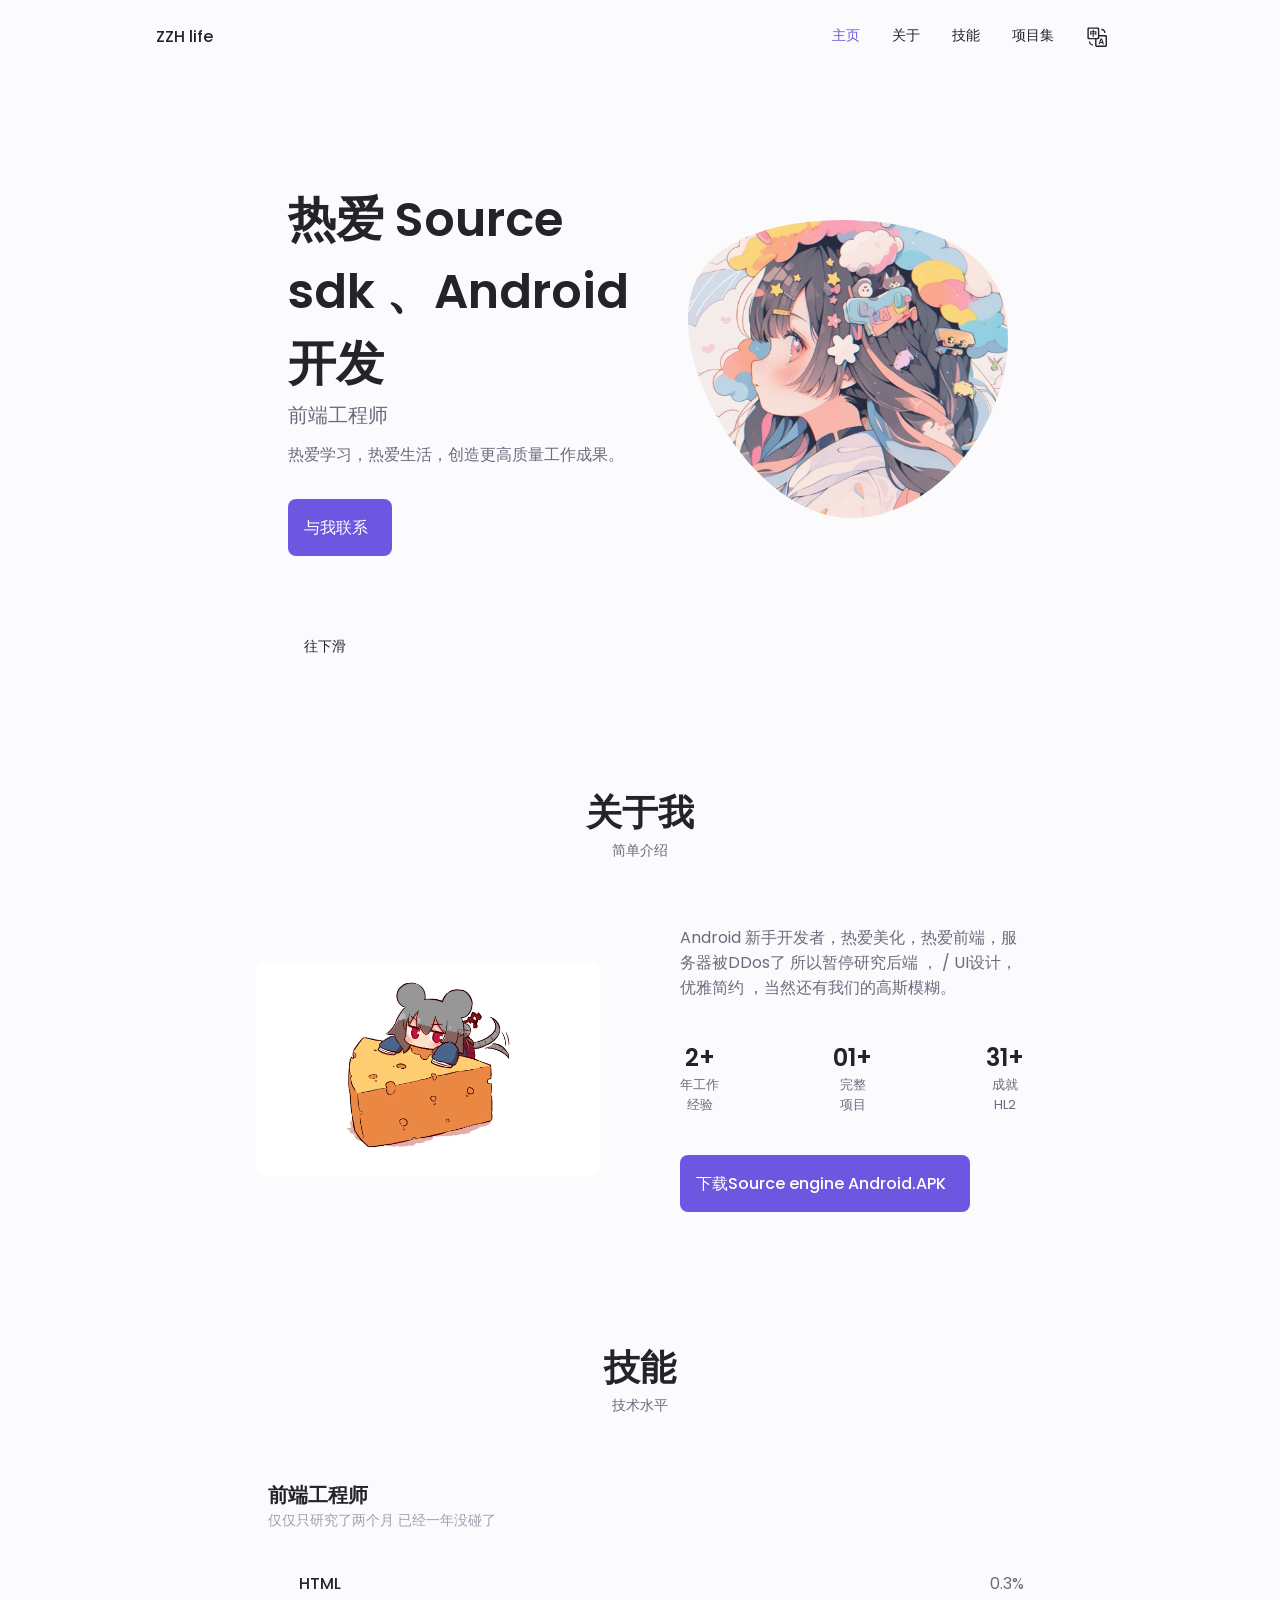
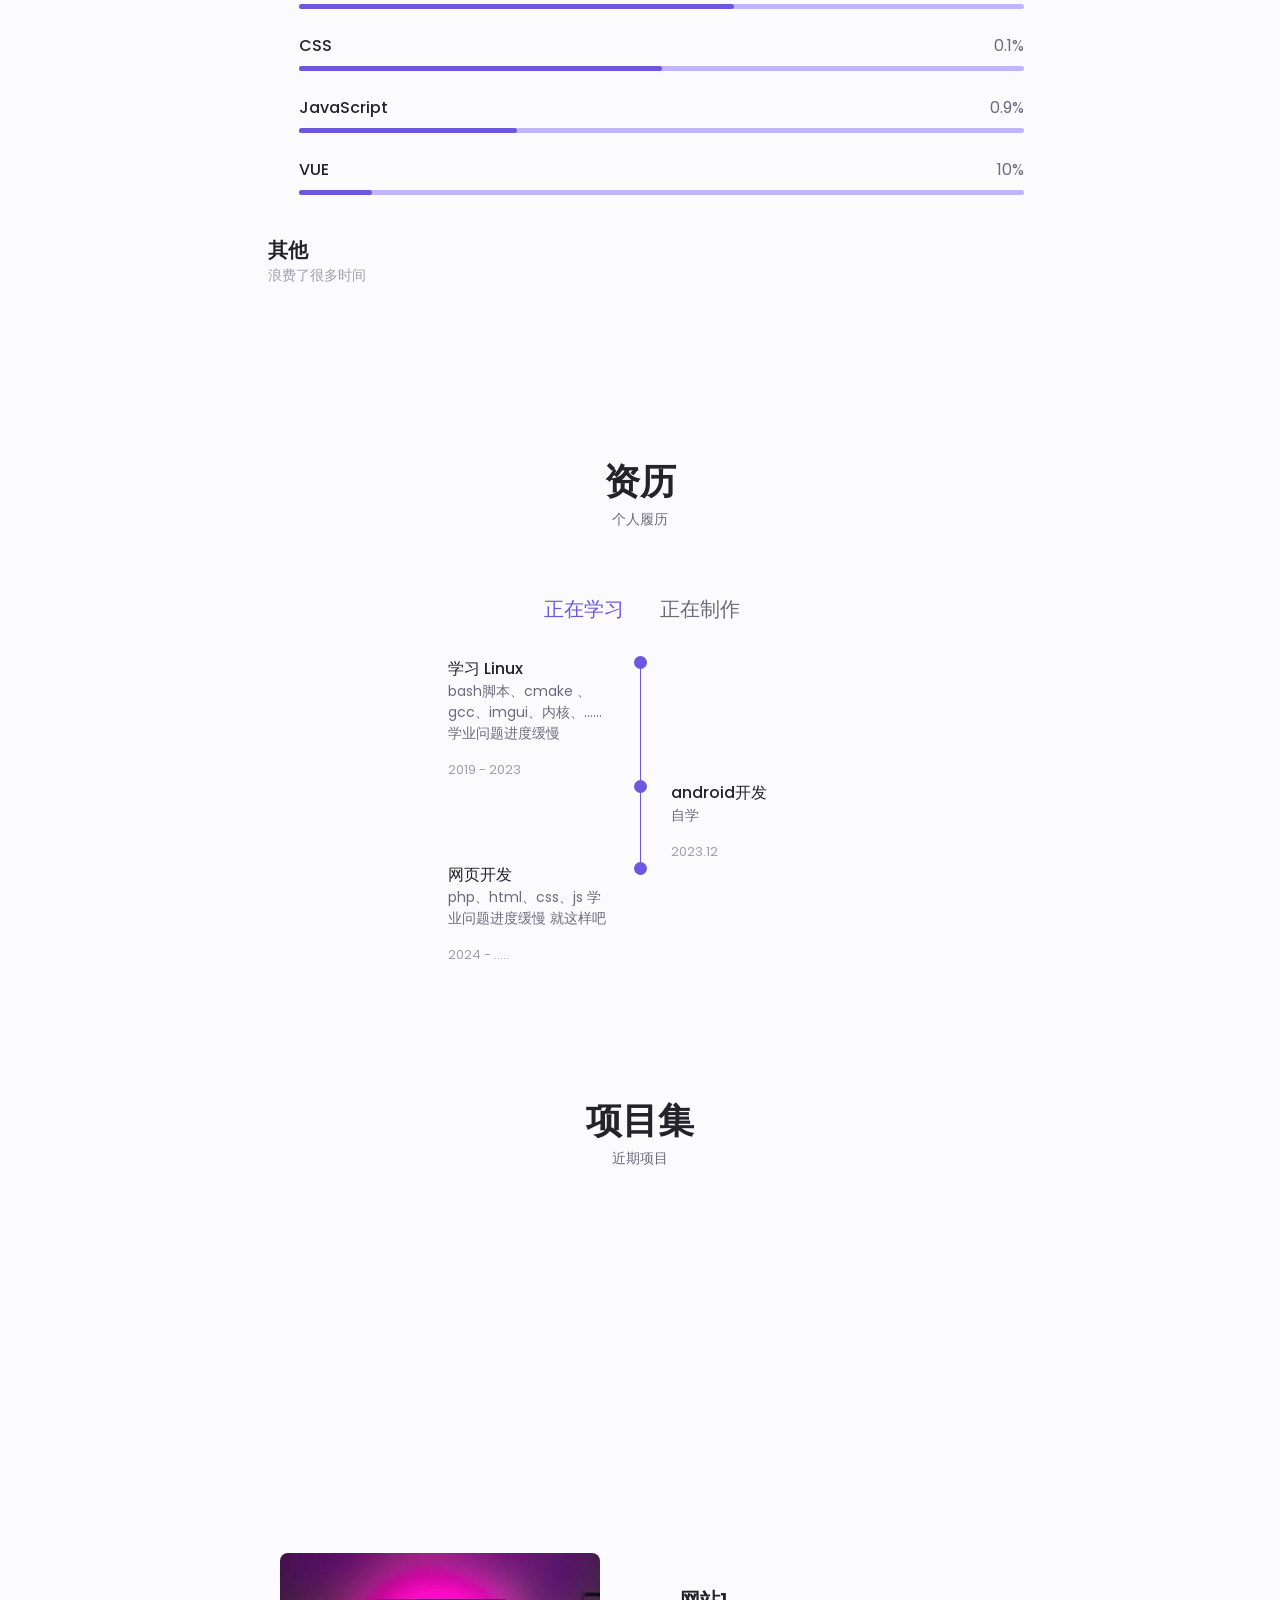
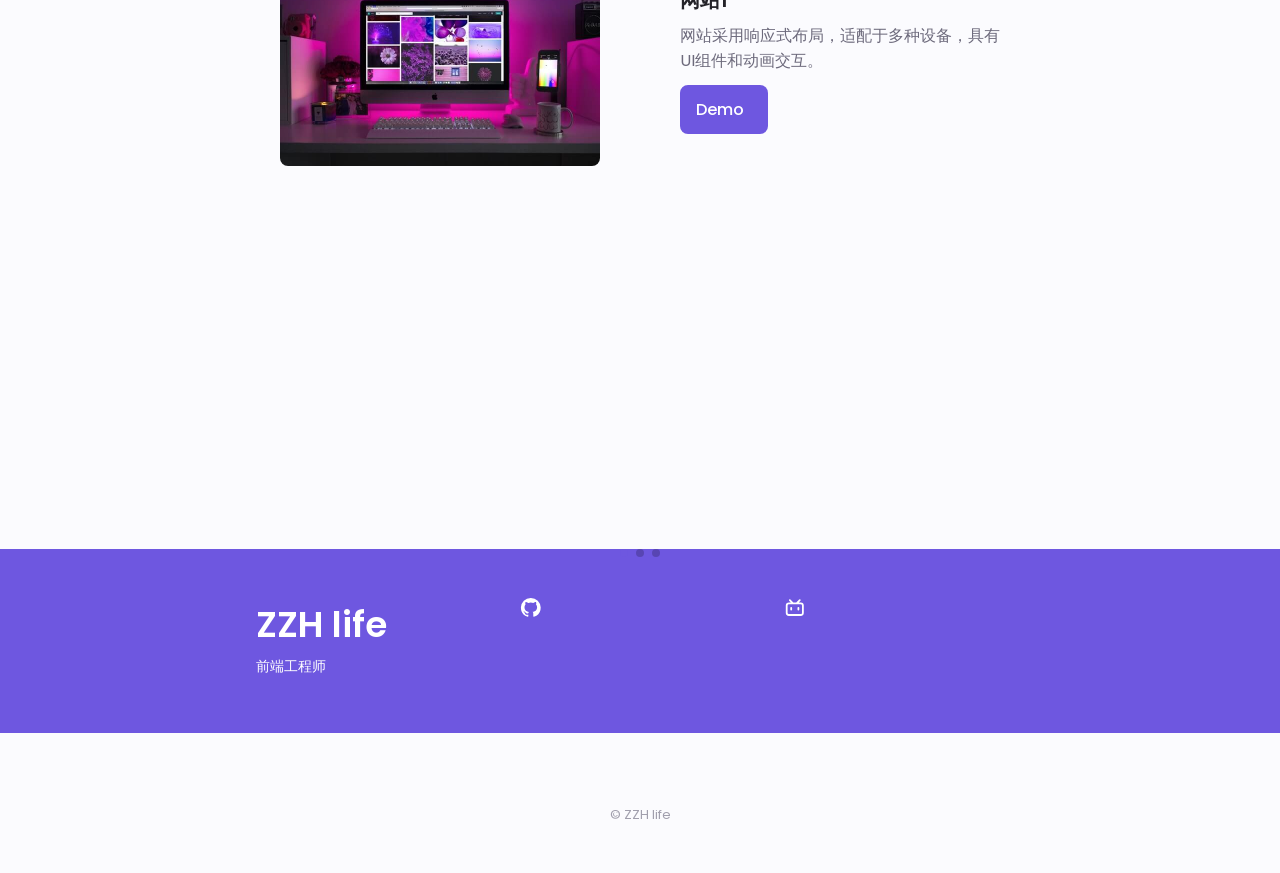
<file: index.html>
<html lang="en">
 <head> 
  <meta charset="UTF-8"> 
  <meta name="viewport" content="width=device-width, initial-scale=1.0"> 
  <link rel="shortcut icon" type="image/x-icon" href="favicon.ico"> 
  <!--==================== UNICONS 图标====================--> 

  <link rel="stylesheet" href="https://unicons.iconscout.com/release/v3.0.6/css/line.css"> 
  <!--==================== SWIPER CSS ====================--> 
  <link rel="stylesheet" href="assets/css/swiper-bundle.min.css"> 
  <!--==================== CSS ====================--> 
  <link rel="stylesheet" href="assets/css/styles.css"> 
  <!-- iconfont font class 方式引用图标 --> 
  <!-- <link
      rel="stylesheet"
      href="https://at.alicdn.com/t/c/font_3900458_82z46p85im.css"
    /> --> 
  <title>不知道起啥名 en.UTF-8 这要注意一下</title> 
 </head> 
      
 <body id="v1">
 
  <svg aria-hidden="true" style="position: absolute; width: 0px; height: 0px; overflow: hidden;">
   <symbol id="icon-fanyi" viewbox="0 0 1024 1024">
    <path d="M608 416h288c35.36 0 64 28.48 64 64v416c0 35.36-28.48 64-64 64H480c-35.36 0-64-28.48-64-64v-288H128c-35.36 0-64-28.48-64-64V128c0-35.36 28.48-64 64-64h416c35.36 0 64 28.48 64 64v288z m0 64v64c0 35.36-28.48 64-64 64h-64v256.032c0 17.664 14.304 31.968 31.968 31.968H864a31.968 31.968 0 0 0 31.968-31.968V512a31.968 31.968 0 0 0-31.968-31.968H608zM128 159.968V512c0 17.664 14.304 31.968 31.968 31.968H512a31.968 31.968 0 0 0 31.968-31.968V160A31.968 31.968 0 0 0 512.032 128H160A31.968 31.968 0 0 0 128 159.968z m64 244.288V243.36h112.736V176h46.752c6.4 0.928 9.632 1.824 9.632 2.752a10.56 10.56 0 0 1-1.376 4.128c-2.752 7.328-4.128 16.032-4.128 26.112v34.368h119.648v156.768h-50.88v-20.64h-68.768v118.272H306.112v-118.272H238.752v24.768H192z m46.72-122.368v60.48h67.392V281.92H238.752z m185.664 60.48V281.92h-68.768v60.48h68.768z m203.84 488H576L668.128 576h64.64l89.344 254.4h-54.976l-19.264-53.664h-100.384l-19.232 53.632z m33.024-96.256h72.864l-34.368-108.608h-1.376l-37.12 108.608zM896 320h-64a128 128 0 0 0-128-128V128a192 192 0 0 1 192 192zM128 704h64a128 128 0 0 0 128 128v64a192 192 0 0 1-192-192z"></path>
   </symbol>
   <symbol id="icon-bilibili-line" viewbox="0 0 1024 1024">
    <path d="M306.005333 117.632L444.330667 256h135.296l138.368-138.325333a42.666667 42.666667 0 0 1 60.373333 60.373333L700.330667 256H789.333333A149.333333 149.333333 0 0 1 938.666667 405.333333v341.333334a149.333333 149.333333 0 0 1-149.333334 149.333333h-554.666666A149.333333 149.333333 0 0 1 85.333333 746.666667v-341.333334A149.333333 149.333333 0 0 1 234.666667 256h88.96L245.632 177.962667a42.666667 42.666667 0 0 1 60.373333-60.373334zM789.333333 341.333333h-554.666666a64 64 0 0 0-63.701334 57.856L170.666667 405.333333v341.333334a64 64 0 0 0 57.856 63.701333L234.666667 810.666667h554.666666a64 64 0 0 0 63.701334-57.856L853.333333 746.666667v-341.333334A64 64 0 0 0 789.333333 341.333333zM341.333333 469.333333a42.666667 42.666667 0 0 1 42.666667 42.666667v85.333333a42.666667 42.666667 0 0 1-85.333333 0v-85.333333a42.666667 42.666667 0 0 1 42.666666-42.666667z m341.333334 0a42.666667 42.666667 0 0 1 42.666666 42.666667v85.333333a42.666667 42.666667 0 0 1-85.333333 0v-85.333333a42.666667 42.666667 0 0 1 42.666667-42.666667z"></path>
   </symbol>
   <symbol id="icon-gitee" viewbox="0 0 1024 1024">
    <path d="M512 1024C229.222 1024 0 794.778 0 512S229.222 0 512 0s512 229.222 512 512-229.222 512-512 512z m259.149-568.883h-290.74a25.293 25.293 0 0 0-25.292 25.293l-0.026 63.206c0 13.952 11.315 25.293 25.267 25.293h177.024c13.978 0 25.293 11.315 25.293 25.267v12.646a75.853 75.853 0 0 1-75.853 75.853h-240.23a25.293 25.293 0 0 1-25.267-25.293V417.203a75.853 75.853 0 0 1 75.827-75.853h353.946a25.293 25.293 0 0 0 25.267-25.292l0.077-63.207a25.293 25.293 0 0 0-25.268-25.293H417.152a189.62 189.62 0 0 0-189.62 189.645V771.15c0 13.977 11.316 25.293 25.294 25.293h372.94a170.65 170.65 0 0 0 170.65-170.65V480.384a25.293 25.293 0 0 0-25.293-25.267z"></path>
    <symbol id="icon-github" viewbox="0 0 1024 1024">
     <path d="M512 42.666667A464.64 464.64 0 0 0 42.666667 502.186667 460.373333 460.373333 0 0 0 363.52 938.666667c23.466667 4.266667 32-9.813333 32-22.186667v-78.08c-130.56 27.733333-158.293333-61.44-158.293333-61.44a122.026667 122.026667 0 0 0-52.053334-67.413333c-42.666667-28.16 3.413333-27.733333 3.413334-27.733334a98.56 98.56 0 0 1 71.68 47.36 101.12 101.12 0 0 0 136.533333 37.973334 99.413333 99.413333 0 0 1 29.866667-61.44c-104.106667-11.52-213.333333-50.773333-213.333334-226.986667a177.066667 177.066667 0 0 1 47.36-124.16 161.28 161.28 0 0 1 4.693334-121.173333s39.68-12.373333 128 46.933333a455.68 455.68 0 0 1 234.666666 0c89.6-59.306667 128-46.933333 128-46.933333a161.28 161.28 0 0 1 4.693334 121.173333A177.066667 177.066667 0 0 1 810.666667 477.866667c0 176.64-110.08 215.466667-213.333334 226.986666a106.666667 106.666667 0 0 1 32 85.333334v125.866666c0 14.933333 8.533333 26.88 32 22.186667A460.8 460.8 0 0 0 981.333333 502.186667 464.64 464.64 0 0 0 512 42.666667"></path>
    </symbol>
   </symbol>
  </svg> 
  <!--==================== HEADER ====================--> 
  <header class="header scroll-header" id="header"> 
   <nav id="v2" class="nav container"> 
    <a id="v3" href="#" class="nav__logo">ZZH life</a> 
    <div class="nav__menu" id="nav-menu"> 
     <ul id="v4" class="nav__list grid"> 
      <li id="v5" class="nav__item"> <a id="v6" href="#home" class="nav__link"> <i id="v7" class="uil uil-estate nav__icon"></i> <p id="v8" i18n="home">Home</p> </a> </li> 
      <li id="v9" class="nav__item"> <a id="v10" href="#about" class="nav__link"> <i id="v11" class="uil uil-user nav__icon"></i> <p id="v12" i18n="about">About</p> </a> </li> 
      <li id="v13" class="nav__item"> <a id="v14" href="#skills" class="nav__link"> <i id="v15" class="uil uil-file-alt nav__icon"></i> <p id="v16" i18n="skills">Skills</p> </a> </li> 
      <li id="v17" class="nav__item"> <a id="v18" href="#portfolio" class="nav__link"> <i id="v19" class="uil uil-scenery nav__icon"></i> <p id="v20" i18n="portfolio">Portfolio</p> </a> </li> 
    <!--  <li id="v21" class="nav__item"> <a id="v22" href="#contact" class="nav__link"> <i id="v23" class="uil uil-message nav__icon"></i> <p id="v24" i18n="contact">Contactme</p> </a> </li> -->
      <li id="v25" class="nav__item"> 
       <div class="nav__link" id="translate" value="en"> 
        <svg id="v26" class="icon nav__icon-svg" aria-hidden="true"> 
         <use id="v27" xlink:href="#icon-fanyi"></use> 
        </svg> 
        <a class="=nav__link" id="nav__translate">Translate</a> 
       </div> </li> 
     </ul> 
     <i class="uil uil-times nav__close" id="nav-close"></i> 
    </div> 
    <div id="v28" class="nav__btns"> 
     <i class="uil uil-moon change-theme" id="theme-button"></i> 
     <div class="nav__toggle" id="nav-toggle"> 
      <i id="v29" class="uil uil-apps"></i> 
     </div> 
    </div> 
   </nav> 
  </header> 
  
  <!--==================== MAIN ====================--> 
  <main id="v30" class="main"> 
         <!-- 背景图片 
        <div class="bg-all">
            <img id="bg" src="assets/img/bg.png"</img>
            <div class="cover"></div>
        </div> -->
   <!--==================== HOME ====================--> 
   <section class="home section" id="home"> 
   
    <div id="v31" class="home__container container grid"> 
     <div id="v32" class="home__content grid"> 
      <div id="v33" class="home__social"> 
  
       <a href="https://github.com/2376780283" target="_blank" class="home__social-icon"> <i id="v35" class="uil uil-github-alt"></i> </a> 
       <a href="https://t.bilibili.com/" target="_blank" class="home__social-icon"> 
        <!-- <i id="v36" class="uil uil-dribbble"></i> --> 
        <svg t="1674801734735" viewbox="0 0 1024 1024" version="1.1" xmlns="http://www.w3.org/2000/svg" p-id="4124"> 
         <path d="M777.514667 131.669333a53.333333 53.333333 0 0 1 0 75.434667L728.746667 255.829333h49.92A160 160 0 0 1 938.666667 415.872v320a160 160 0 0 1-160 160H245.333333A160 160 0 0 1 85.333333 735.872v-320a160 160 0 0 1 160-160h49.749334L246.4 207.146667a53.333333 53.333333 0 1 1 75.392-75.434667l113.152 113.152c3.370667 3.370667 6.186667 7.04 8.448 10.965333h137.088c2.261333-3.925333 5.12-7.68 8.490667-11.008l113.109333-113.152a53.333333 53.333333 0 0 1 75.434667 0z m1.152 231.253334H245.333333a53.333333 53.333333 0 0 0-53.205333 49.365333l-0.128 4.010667v320c0 28.117333 21.76 5.157333 49.365333 53.162666l3.968 0.170667h533.333334a53.333333 53.333333 0 0 0 53.205333-49.365333l0.128-3.968v-320c0-29.44-23.893333-53.333333-53.333333-53.333334z m-426.666667 106.666666c29.44 0 53.333333 23.893333 53.333333 53.333334v53.333333a53.333333 53.333333 0 1 1-106.666666 0v-53.333333c0-29.44 23.893333-53.333333 53.333333-53.333334z m320 0c29.44 0 53.333333 23.893333 53.333333 53.333334v53.333333a53.333333 53.333333 0 1 1-106.666666 0v-53.333333c0-29.44 23.893333-53.333333 53.333333-53.333334z" fill="hsl(250deg 69% 61%)" p-id="4125"></path> 
        </svg> </a> 
      </div> 
      <div id="v37" class="home__img"> 
       <svg class="home__blob" viewbox="0 0 200 187" xmlns="http://www.w3.org/2000/svg" xmlns:xlink="http://www.w3.org/1999/xlink"> 
        <mask id="mask0" mask-type="alpha"> 
         <path d="M190.312 36.4879C206.582 62.1187 201.309 102.826 182.328 134.186C163.346 165.547 
                                130.807 187.559 100.226 186.353C69.6454 185.297 41.0228 161.023 21.7403 129.362C2.45775 
                                97.8511 -7.48481 59.1033 6.67581 34.5279C20.9871 10.1032 59.7028 -0.149132 97.9666 
                                0.00163737C136.23 0.303176 174.193 10.857 190.312 36.4879Z"></path> 
        </mask> 
        <g id="v38" mask="url(#mask0)"> 
         <path d="M190.312 36.4879C206.582 62.1187 201.309 102.826 182.328 134.186C163.346 
                                165.547 130.807 187.559 100.226 186.353C69.6454 185.297 41.0228 161.023 21.7403 
                                129.362C2.45775 97.8511 -7.48481 59.1033 6.67581 34.5279C20.9871 10.1032 59.7028 
                                -0.149132 97.9666 0.00163737C136.23 0.303176 174.193 10.857 190.312 36.4879Z"></path> 
         <image class="home__blob-img" x="0" y="-30" xlink:href="assets/img/cat.png"></image> 
        </g> 
       </svg> 
      </div> 
      <div id="v39" class="home__data"> 
       <h1 id="v40" class="home__title" i18n="home__title"> Hi, I'm ZZH life </h1> 
       <h3 id="v41" class="home__subtitle" i18n="home__subtitle"> Frontend developer </h3> 
       <p id="v42" class="home__description" i18n="home__description"> High level experience in web design and development knowledge, producing quality work. </p> 
       <a id="v43" href="#contact" class="button button-flex"> <span id="v44" i18n="home__contact">Contact Me</span> <i id="v45" class="uil uil-message button__icon"></i> </a> 
      </div> 
     </div> 
     <div id="v46" class="home__scroll"> 
      <a id="v47" href="#about" class="home__scroll-button button--flex"> <i id="v48" class="uil uil-mouse-alt-2 home__scroll-mouse"></i> <span class="home__scroll-name" i18n="home__scroll-name">Scroll down</span> <i id="v49" class="uil uil-arrow-down home__scroll-arrow"></i> </a> 
     </div> 
    </div> 
   </section> 
   <!--==================== ABOUT ====================--> 
   <section class="about section" id="about"> 
    <h2 id="v50" class="section__title" i18n="about__title">About Me</h2> 
    <span class="section__subtitle" i18n="about__subtitle">My introduction</span> 
    <div id="v51" class="about__container container grid"> 
     <img id="v52" src="assets/img/about.png" alt="" class="about__img"> 
     <div id="v53" class="about__data"> 
      <p id="v54" class="about__description" i18n="about__description"> Web developer, with extensive knowledge and years of experience, working in web technologies and Ui / Ux design, delivering quality work. </p> 
      <div id="v55" class="about__info"> 
       <div id="v56"> 
        <span id="v57" class="about__info-title">2+</span> 
        <span class="about__info-name" i18n="about__info-name1">Years of <br id="v58"> experience</span> 
       </div> 
       <div id="v59"> 
        <span id="v60" class="about__info-title">01+</span> 
        <span class="about__info-name" i18n="about__info-name2">Completed <br id="v61"> projects</span> 
       </div> 
       <div id="v62"> 
        <span id="v63" class="about__info-title">31+</span> 
        <span class="about__info-name" i18n="about__info-name3">Companies <br id="v64"> worked</span> 
       </div> 
      </div> 
      <div id="v65" class="about__buttons"> 
       <a download="" href="assets/pdf/简历.pdf" class="button button--flex"> <span id="v66" i18n="download">Download CV</span><i id="v67" class="uil uil-download-alt button__icon"></i> </a> 
      </div> 
     </div> 
    </div> 
   </section> 
   <!--==================== SKILLS ====================--> 
   <section class="skills section" id="skills"> 
    <h2 id="v68" class="section__title" i18n="skills__title">Skills</h2> 
    <span class="section__subtitle" i18n="skills__subtitle">My technical level</span> 
    <div id="v69" class="skills__container container grid"> 
     <div id="v70"> 
      <!--==================== SKILLS 1 ====================--> 
      <div id="v71" class="skills__content skills__open"> 
       <div id="v72" class="skills__header"> 
        <i id="v73" class="uil uil-brackets-curly skills__icon"></i> 
        <div id="v74"> 
         <h1 id="v75" class="skills__title" i18n="home__subtitle"> Frontend developer </h1> 
         <span class="skills__subtitle" i18n="skills__years">More than * years</span> 
        </div> 
        <i id="v76" class="uil uil-angle-down skills__arrow"></i> 
       </div> 
       <div id="v77" class="skills__list grid"> 
        <div id="v78" class="skills__data"> 
         <div id="v79" class="skills__titles"> 
          <h3 id="v80" class="skills__name">HTML</h3> 
          <span id="v81" class="skills__number">0.3%</span> 
         </div> 
         <div id="v82" class="skills__bar"> 
          <div id="v83" class="skills__percentage skills__html"></div> 
         </div> 
        </div> 
        <div id="v84" class="skills__data"> 
         <div id="v85" class="skills__titles"> 
          <h3 id="v86" class="skills__name">CSS</h3> 
          <span id="v87" class="skills__number">0.1%</span> 
         </div> 
         <div id="v88" class="skills__bar"> 
          <div id="v89" class="skills__percentage skills__css"></div> 
         </div> 
        </div> 
        <div id="v90" class="skills__data"> 
         <div id="v91" class="skills__titles"> 
          <h3 id="v92" class="skills__name">JavaScript</h3> 
          <span id="v93" class="skills__number">0.9%</span> 
         </div> 
         <div id="v94" class="skills__bar"> 
          <div id="v95" class="skills__percentage skills__js"></div> 
         </div> 
        </div> 
        <div id="v96" class="skills__data"> 
         <div id="v97" class="skills__titles"> 
          <h3 id="v98" class="skills__name">VUE</h3> 
          <span id="v99" class="skills__number">10%</span> 
         </div> 
         <div id="v100" class="skills__bar"> 
          <div id="v101" class="skills__percentage skills__vue"></div> 
         </div> 
        </div> 
       </div> 
      </div> 
      <!--==================== SKILLS 2 ====================--> 
      <div id="v102" class="skills__content skills__close"> 
       <div id="v103" class="skills__header"> 
        <i id="v104" class="uil uil-server-network skills__icon"></i> 
        <div id="v105"> 
         <h1 id="v106" class="skills__title" i18n="skills__title2"> Backend developer </h1> 
         <span class="skills__subtitle" i18n="skills__years2">More than * years</span> 
        </div> 
        <i id="v107" class="uil uil-angle-down skills__arrow"></i> 
       </div> 
       <div id="v108" class="skills__list grid"> 
        <div id="v109" class="skills__data"> 
         <div id="v110" class="skills__titles"> 
          <h3 id="v111" class="skills__name">Java</h3> 
          <span id="v112" class="skills__number">35%</span> 
         </div> 
         <div id="v113" class="skills__bar"> 
          <div id="v114" class="skills__percentage skills__java"></div> 
         </div> 
        </div> 
        <div id="v115" class="skills__data"> 
         <div id="v116" class="skills__titles"> 
          <h3 id="v117" class="skills__name">Python</h3> 
          <span id="v118" class="skills__number">24%</span> 
         </div> 
         <div id="v119" class="skills__bar"> 
          <div id="v120" class="skills__percentage skills__python"></div> 
         </div> 
        </div> 
       </div> 
      </div> 
     </div> 
    </div> 
   </section> 
   <!--==================== QUALIFICATION ====================--> 
   <section id="v121" class="qualification section"> 
    <h2 id="v122" class="section__title" i18n="qualification__title"> Qualification </h2> 
    <span class="section__subtitle" i18n="qualification__subtitle">My personal journey</span> 
    <div id="v123" class="qualification__container container"> 
     <div id="v124" class="qualification__tabs"> 
      <div class="qualification__button button--flex qualification__active" data-target="#education"> 
       <i id="v125" class="uil uil-graduation-cap qualification__icon"></i> 
       <span id="v126" i18n="education">Education</span> 
      </div> 
      <div id="v127" class="qualification__button button--flex" data-target="#work"> 
       <i id="v128" class="uil uil-briefcase-alt qualification__icon"></i> 
       <span id="v129" i18n="work">Work</span> 
      </div> 
     </div> 
     <div id="v130" class="qualification__sections"> 
      <!--==================== QUALIFICATION CONTENT 1 ====================--> 
      <div class="qualification__content qualification__active" data-content="" id="education"> 
       <!--==================== QUALIFICATION 1 ====================--> 
       <div id="v131" class="qualification__data"> 
        <div id="v132"> 
         <h3 id="v133" class="qualification__title" i18n="qualification1__title"> Computer Enginner </h3> 
         <span class="qualification__subtitle" i18n="qualification1__subtitle">**** - University</span> 
         <div id="v134" class="qualification__calendar"> 
          <i id="v135" class="uil uil-calendar-alt"></i> 2019 - 2023 
         </div> 
        </div> 
        <div id="v136"> 
         <span id="v137" class="qualification__rounder"></span> 
         <span id="v138" class="qualification__line"></span> 
        </div> 
       </div> 
       <!--==================== QUALIFICATION 2 ====================--> 
       <div id="v139" class="qualification__data"> 
        <div id="v140"></div> 
        <div id="v141"> 
         <span id="v142" class="qualification__rounder"></span> 
         <span id="v143" class="qualification__line"></span> 
        </div> 
        <div id="v144"> 
         <h3 id="v145" class="qualification__title" i18n="qualification2__title"> Web Design </h3> 
         <span class="qualification__subtitle" i18n="qualification2__subtitle">Self-Study</span> 
         <div id="v146" class="qualification__calendar"> 
          <i id="v147" class="uil uil-calendar-alt"></i> 2023.12 
         </div> 
        </div> 
       </div> 
       <!--==================== QUALIFICATION 3 ====================--> 
       <div id="v148" class="qualification__data"> 
        <div id="v149"> 
         <h3 id="v150" class="qualification__title" i18n="qualification3__title"> Web Development </h3> 
         <span class="qualification__subtitle" i18n="qualification3__subtitle">Self-Study</span> 
         <div id="v151" class="qualification__calendar"> 
          <i id="v152" class="uil uil-calendar-alt"></i> 2024 - ..... 
         </div> 
        </div> 
        <div id="v153"> 
         <span id="v154" class="qualification__rounder"></span> 
         <!-- <span id="v155" class="qualification__line"></span> --> 
        </div> 
       </div> 
      </div> 
      <!--==================== QUALIFICATION CONTENT 2 ====================--> 
      <div class="qualification__content" data-content="" id="work"> 
       <!--==================== QUALIFICATION 1 ====================--> 
       <div id="v156" class="qualification__data"> 
        <div id="v157"></div> 
        <div id="v158"> 
         <span id="v159" class="qualification__rounder"></span> 
         <!-- <span id="v160" class="qualification__line"></span> --> 
        </div> 
        <div id="v161"> 
         <h3 id="v162" class="qualification__title" i18n="qualification4__title"> Software Enginner </h3> 
         <span class="qualification__subtitle" i18n="qualification4__subtitle">ShenZhen</span> 
         <div id="v163" class="qualification__calendar"> 
          <i id="v164" class="uil uil-calendar-alt"></i> 2024-08-30
         </div> 
        </div> 
       </div> 
      </div> 
     </div> 
    </div> 
   </section> 
   <!--==================== PORTFOLIO ====================--> 
   <section class="portfolio section" id="portfolio"> 
    <h2 id="v165" class="section__title" i18n="portfolio__title">Portfolio</h2> 
    <span class="section__subtitle" i18n="portfolio__subtitle">Most recent works</span> 
    <div id="v166" class="portfolio__container container swiper-container swiper-container-initialized swiper-container-horizontal swiper-container-android swiper-container-css-mode"> 
     <div id="v167" class="swiper-wrapper" aria-live="polite">
      <div id="v176" class="portfolio__content grid swiper-slide swiper-slide-duplicate swiper-slide-prev" data-swiper-slide-index="2" role="group" aria-label="1 / 5" style="width: 352px;"> 
       <img src="assets/img/portfolio3.jpg" alt="" class="portfolio__img"> 
       <div id="v177" class="portfolio_"> 
        <h3 id="v178" class="portfolio__title" i18n="portfolio3__title"> Modern Website </h3> 
        <p class="portfolio__description" i18n="portfolio3__description"> Website adaptable to all devices, with ui components and animated interactions. </p> 
        <a href="https://github.com/2376780283" target="_blank" class="button button--flex button--small portfolio__button"> Demo <i id="v179" class="uil uil-arrow-right button__icon"></i> </a> 
       </div> 
      </div> 
      <!--==================== PORTFOLIO 1 ====================--> 
      <div id="v168" class="portfolio__content grid swiper-slide swiper-slide-active" data-swiper-slide-index="0" role="group" aria-label="2 / 5" style="width: 352px;"> 
       <img src="assets/img/portfolio1.jpg" alt="" class="portfolio__img"> 
       <div id="v169" class="portfolio_"> 
        <h3 id="v170" class="portfolio__title" i18n="portfolio1__title"> Modern Website </h3> 
        <p class="portfolio__description" i18n="portfolio1__description"> Website adaptable to all devices, with ui components and animated interactions. </p> 
        <a href="https://github.com/2376780283" target="_blank" class="button button--flex button--small portfolio__button"> Demo <i id="v171" class="uil uil-arrow-right button__icon"></i> </a> 
       </div> 
      </div> 
      <!--==================== PORTFOLIO 2 ====================--> 
      <div id="v172" class="portfolio__content grid swiper-slide swiper-slide-next" data-swiper-slide-index="1" role="group" aria-label="3 / 5" style="width: 352px;"> 
       <img src="assets/img/portfolio2.jpg" alt="" class="portfolio__img"> 
       <div id="v173" class="portfolio_"> 
        <h3 id="v174" class="portfolio__title" i18n="portfolio2__title"> Modern Website </h3> 
        <p class="portfolio__description" i18n="portfolio2__description"> Website adaptable to all devices, with ui components and animated interactions. </p> 
        <a href="https://github.com/2376780283" target="_blank" class="button button--flex button--small portfolio__button"> Demo <i id="v175" class="uil uil-arrow-right button__icon"></i> </a> 
       </div> 
      </div> 
      <!--==================== PORTFOLIO 3 ====================--> 
      <div id="v176" class="portfolio__content grid swiper-slide swiper-slide-duplicate-prev" data-swiper-slide-index="2" role="group" aria-label="4 / 5" style="width: 352px;"> 
       <img src="assets/img/portfolio3.jpg" alt="" class="portfolio__img"> 
       <div id="v177" class="portfolio_"> 
        <h3 id="v178" class="portfolio__title" i18n="portfolio3__title"> Modern Website </h3> 
        <p class="portfolio__description" i18n="portfolio3__description"> Website adaptable to all devices, with ui components and animated interactions. </p> 
        <a href="https://github.com/2376780283" target="_blank" class="button button--flex button--small portfolio__button"> Demo <i id="v179" class="uil uil-arrow-right button__icon"></i> </a> 
       </div> 
      </div> 
      <div id="v168" class="portfolio__content grid swiper-slide swiper-slide-duplicate swiper-slide-duplicate-active" data-swiper-slide-index="0" role="group" aria-label="5 / 5" style="width: 352px;"> 
       <img src="assets/img/portfolio1.jpg" alt="" class="portfolio__img"> 
       <div id="v169" class="portfolio_"> 
        <h3 id="v170" class="portfolio__title" i18n="portfolio1__title"> Modern Website </h3> 
        <p class="portfolio__description" i18n="portfolio1__description"> Website adaptable to all devices, with ui components and animated interactions. </p> 
        <a href="https://github.com/2376780283" target="_blank" class="button button--flex button--small portfolio__button"> Demo <i id="v171" class="uil uil-arrow-right button__icon"></i> </a> 
       </div> 
      </div>
     </div> 
     <!-- add arrows--> 
     <div id="v180" class="swiper-button-next" tabindex="0" role="button" aria-label="Next slide" aria-controls="v167"> 
      <i id="v181" class="uil uil-angle-right-b swiper-portfolio-icon"></i> 
     </div> 
     <div id="v182" class="swiper-button-prev" tabindex="0" role="button" aria-label="Previous slide" aria-controls="v167"> 
      <i id="v183" class="uil uil-angle-left-b swiper-portfolio-icon"></i> 
     </div> 
     <!-- Add Pagination --> 
     <div id="v184" class="swiper-pagination swiper-pagination-clickable swiper-pagination-bullets">
      <span class="swiper-pagination-bullet swiper-pagination-bullet-active" tabindex="0" role="button" aria-label="Go to slide 1"></span>
      <span class="swiper-pagination-bullet" tabindex="0" role="button" aria-label="Go to slide 2"></span>
      <span class="swiper-pagination-bullet" tabindex="0" role="button" aria-label="Go to slide 3"></span>
     </div> 
     <span class="swiper-notification" aria-live="assertive" aria-atomic="true"></span>
    </div> 
   </section> 
   <!--==================== FOOTER ====================--> 
   <footer id="v185" class="footer"> 
    <div id="v186" class="footer__bg"> 
     <div id="v187" class="footer__container container grid"> 
      <div id="v188"> 
       <h1 id="v189" class="footer__title">ZZH life</h1> 
       <span class="footer__subtitle" i18n="home__subtitle">Frontend developer</span> 
      </div> 
      
       <a id="v194" href="http://github.com" target="_blank"> 
        <svg id="v195" class="icon footer__social" aria-hidden="true"> 
         <use id="v196" xlink:href="#icon-github"></use> 
        </svg> </a> 
       <a id="v197" href="https://t.bilibili.com/" target="_blank"> 
        <svg id="v198" class="icon footer__social" aria-hidden="true"> 
         <use id="v199" xlink:href="#icon-bilibili-line"></use> 
        </svg> </a> 
      </div> 
     </div> 
     <p id="v200" class="footer__copy"> © ZZH life <a class="footer__copy" href="" target="_blank"></a> </p> 
    </div> 
   </footer> 
   <!--==================== SCROLL TOP ====================--> 
   <a href="#" class="scrollup" id="scroll-up"> <i id="v201" class="uil uil-arrow-up scrollup__icon"></i> </a> 
   <!--==================== SWIPER JS ====================--> 
   <script src="assets/js/swiper-bundle.min.js"></script> 
   <!-- iconfont JS --> 
   <script src="assets/js/iconfont.js"></script> 
   <!-- jquery --> 
   <script src="assets/js/jquery2.1.4.min.js"></script> 
   <script src="assets/js/jquery.i18n.min.js"></script> 
   <!--==================== MAIN JS ====================--> 
   <script src="assets/js/main.js"></script> 
   <!-- translate JS --> 
   <script src="assets/js/cn-en-translate.js"></script>  
  </main>
 </body>
</html>
</file>
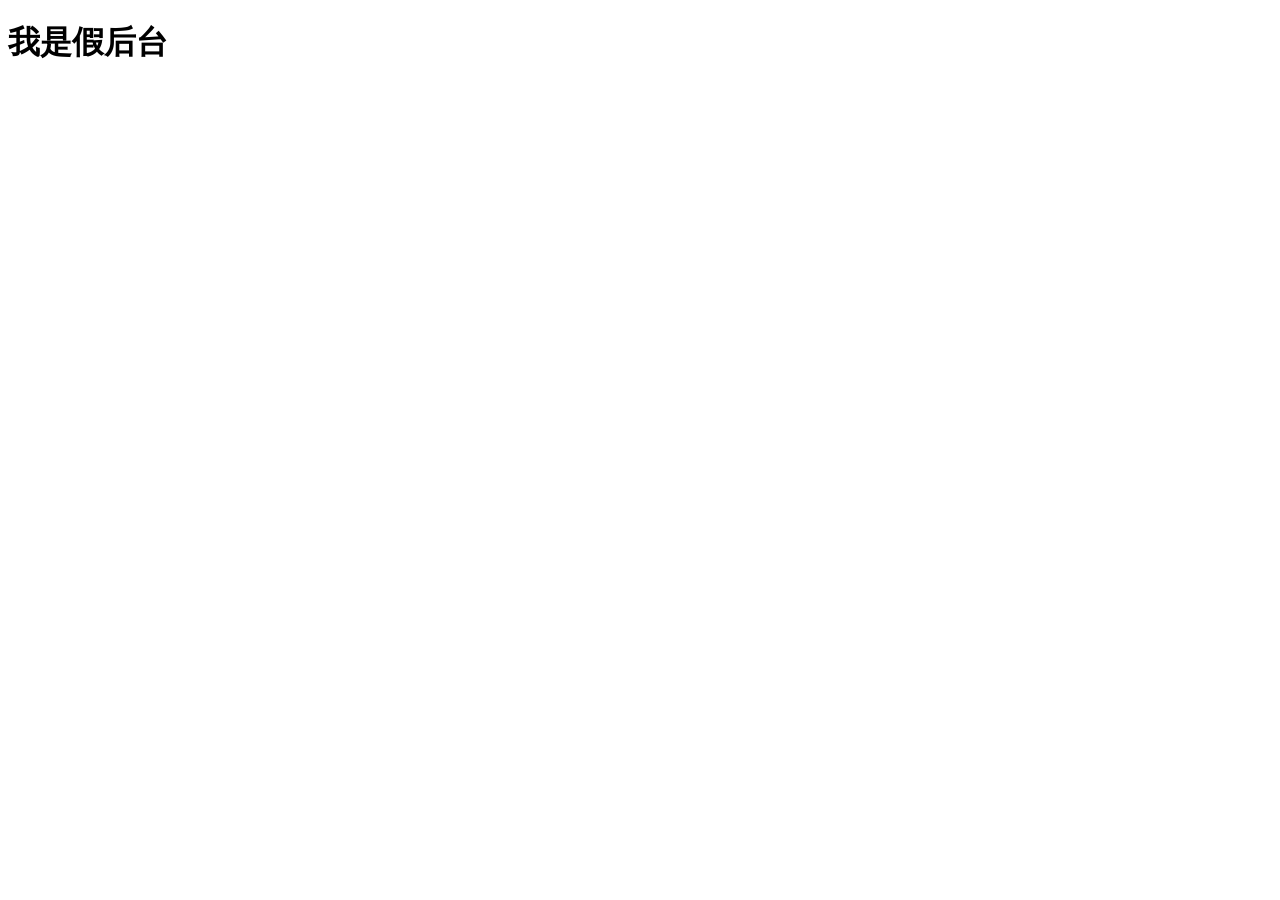
<file: admin/index.html>
<!DOCTYPE html>
<!--
///////////////////////////////////////////////////////////////////
//                                                               //
//            开源不易，转载还请保留版权信息                           //
//            版权所有：超耐磨水笔工作室                              //
//                                                               //
///////////////////////////////////////////////////////////////////
-->
<html lang="en">
<head>
    <meta charset="UTF-8">
    <meta name="viewport" content="width=device-width, initial-scale=1.0 user-scalable=no">
    <meta name="format-detection" content="telephone=no,email=yes"/>
    <meta name="language" content="zh-CN">
    <meta name="title" content="葫芦侠">
    <meta name="author" content="葫芦侠">
    <meta name="description" content="葫芦侠，也许是一个牛*的站点！">
    <meta name="keywords" content="葫芦侠, 葫芦侠, 葫芦侠, 葫芦侠,">
    <meta name="robots" content="All">
    <title>葫芦侠</title>
</head>
<body>
<h1>我是假后台</h1>
</body>
</html>
</file>
<file: assets/css/styles.css>
/*==================== GOOGLE FONTS 字体====================*/
@import url("https://fonts.googleapis.com/css2?family=Poppins:wght@400;500;600&display=swap");

/*==================== VARIABLES CSS ====================*/
:root {
    --header-height: 3rem;

    /*========== Colors 主题色彩==========*/
    /* Change favorite color */
    --hue-color: 250; /*Purple 250 - Green 142 - Blue 230 - Pink 340*/

    /* HSL color mode */
    --first-color: hsl(var(--hue-color), 69%, 61%);
    --first-color-second: hsl(var(--hue-color), 69%, 61%);
    --first-color-alt: hsl(var(--hue-color), 57%, 53%);
    --first-color-lighter: hsl(var(--hue-color), 92%, 85%);
    --title-color: hsl(var(--hue-color), 8%, 15%);
    --text-color: hsl(var(--hue-color), 8%, 45%);
    --text-color-light: hsl(var(--hue-color), 8%, 65%);
    --input-color: hsl(var(--hue-color), 70%, 96%);
    --body-color: hsl(var(--hue-color), 60%, 99%);
    --container-color: hsl(var(--hue-color), 100%, 98%);
    --scroll-bar-color: hsl(var(--hue-color), 12%, 90%);
    --scroll-thumb-color: hsl(var(--hue-color), 12%, 80%);

    /*========== Font and typography ==========*/
    --body-font: 'Poppins', sans-serif;

    /* .5rem = 8px, 1rem = 16px, 1.5rem = 24px ... */
    --big-font-size: 2rem;
    --h1-font-size: 1.5rem;
    --h2-font-size: 1.25rem;
    --h3-font-size: 1.125rem;
    --normal-font-size: .938rem;
    --small-font-size: .813rem;
    --smaller-font-size: .75rem;

    /*========== Font weight ==========*/
    --font-medium: 500;
    --font-semi-bold: 600;

    /*========== Margenes Bottom ==========*/
    /* .25rem = 4px, .5rem = 8px, .75rem = 12px ... */
    --mb-0-25: .25rem;
    --mb-0-5: .5rem;
    --mb-0-75: .75rem;
    --mb-1: 1rem;
    --mb-1-5: 1.5rem;
    --mb-2: 2rem;
    --mb-2-5: 2.5rem;
    --mb-3: 3rem;

    /*========== z index ==========*/
    --z-tooltip: 10;
    --z-fixed: 100;
    --z-modal: 1000;
}

/* Font size for large devices */
@media screen and (min-width: 968px) {
    :root {
        --big-font-size: 3rem;
        --h1-font-size: 2.25rem;
        --h2-font-size: 1.5rem;
        --h3-font-size: 1.25rem;
        --normal-font-size: 1rem;
        --small-font-size: .875rem;
        --smaller-font-size: .813rem;
    }
}

/*========== Variables Dark theme ==========*/
body.dark-theme {
  /* HSL color mode */
--first-color-second: hsl(var(--hue-color), 30%, 8%);
--title-color: hsl(var(--hue-color), 8%, 95%);
--text-color: hsl(var(--hue-color), 8%, 45%);
--text-color-light: hsl(var(--hue-color), 8%, 75%);
--input-color: hsl(var(--hue-color), 29%, 16%);
--body-color: hsl(var(--hue-color), 28%, 12%);
--container-color: hsl(var(--hue-color), 29%, 16%);
--scroll-bar-color: hsl(var(--hue-color), 12%, 48%);
--scroll-thumb-color: hsl(var(--hue-color), 12%, 36%);
}

body {
  transition: all 0.2s;
}

/*========== Button Dark/Light ==========*/
.nav__btns {
  display: flex;
  align-items: center;

}

.change-theme {
  font-size: 1.25rem;
  color: var(--title-color);
  margin-right: var(--mb-1);
  cursor: pointer;
}

.change-theme:hover {
  color: var(--first-color);
}

/*==================== BASE ====================*/
* {
  box-sizing: border-box;
  padding: 0;
  margin: 0;
}

html {
  scroll-behavior: smooth;
}

body {
  margin: 0 0 var(--header-height) 0;
  font-family: var(--body-font);
  font-size: var(--normal-font-size);
  background-color: var(--body-color);
  color: var(--text-color);
}

h1, h2, h3, h4 {
  color: var(--title-color);
  font-weight: var(--font-semi-bold);
}

ul {
  list-style: none;
}

a {
  text-decoration: none;
}

img {
  max-width: 100%;
  height: auto;
}

/*==================== REUSABLE CSS CLASSES ====================*/
.section {
  padding: 2rem 0 4rem;
}

.section__title {
  font-size: var(--h1-font-size);
  color: var(--title-color);
}

.section__subtitle {
  display: block;
  font-size: var(--small-font-size);
  margin-bottom: var(--mb-3);
}

.section__title, 
.section__subtitle {
  text-align: center;
}

/*==================== LAYOUT ====================*/
.container {
  max-width: 768px;
  margin-left: var(--mb-1-5);
  margin-right: var(--mb-1-5);
}

.grid {
  display: grid;
  gap: 1.5rem;
}

.header {
  width: 100%;
  position: fixed;
  bottom: 0;
  left: 0;
  z-index: var(--z-fixed);
 background-color: var(--body-color);
     
 
}

/*===================NAV ====================*/
.nav{
  max-width: 968px;
  height: var(--header-height);
  display: flex;
  justify-content: space-between;
  align-items: center;
}

.nav__logo,
.nav__toggle{
  color: var(--title-color);
  font-weight: var(--font-medium);
}
.nav__logo:hover{
  color: var(--first-color);
}

.nav__toggle{
  font-size: 1.1rem;
  cursor: pointer;
}

.nav__toggle:hover{
  color: var(--first-color);
}

/*mobile devices*/
@media screen and (max-width:767px){
  .nav__menu{
    position: fixed;
    bottom: -100%;
    left: 0;
    width: 100%;
    
    backdrop-filter: blur(10px);
   padding: 2rem 1.5rem 4rem;
    box-shadow: 0 -1px 4px rgba(0,0,0,.15);
    border-radius: 1.5rem 1.5rem 0 0;
    transition: .3s;
  }
}

.nav__list{
  grid-template-columns: repeat(3,1fr);
  gap: 2rem;
}

.nav__item{
  align-items: center;
}
.nav__link{
  display: flex;
  flex-direction: column;
  align-items: center;
  font-size: var(--small-font-size);
  color: var(--title-color);
  font-weight: var(--font-medium);
  cursor: pointer;
  text-transform: capitalize;
}

.nav__link:hover{
  color: var(--first-color);
}
.nav__link:hover svg{
  fill: var(--first-color);
}

.nav__icon{
  font-size: 1.2rem;
}
.nav__icon-svg{
  fill:var(--title-color);
  font-size: 1.4rem;
  margin-top: 4px;
  margin-bottom: 2px;
}
.nav__close{
  position: absolute;
  right: 1.3rem;
  bottom: .5rem;
  font-size: 1.5rem;
  cursor: pointer;
  color: var(--first-color);
}

.nav__close:hover{
  color: var(--first-color-alt);
}
/* show menu */
.show-menu{
  bottom: 0;
}

/* Active link */
.active-link {
  color: var(--first-color);
}

/* Change background header */
.scroll-header {
  box-shadow: 0 -1px 4px rgba(0,0,0, .15);
  
}

/*==================== HOME ====================*/
.home__container {
  gap: 1rem;
}

.home__content{
  grid-template-columns: .5fr 3fr;
  padding-top: 3.5rem;
  align-items: center;
}
.home__social {
  display: grid;
  grid-template-columns: max-content;
  row-gap: 1rem;
}

.home__social-icon {
  font-size: 1.25rem;
  color: var(--first-color);
}

.home__social-icon:hover {
  color: var(--first-color-alt)
}

.home__blob {
  width: 200px;
  fill: var(--first-color);
}

.home__blob-img {
  width: 220px;
}

.home__data {
  grid-column: 1/3;
}

.home__title {
  font-size: var(--big-font-size);
}

.home__subtitle {
  font-size: var(--h3-font-size);
  color: var(--text-color);
  font-weight: var(--font-medium);
  margin-bottom: var(--mb-0-75);
}

.home__description {
  margin-bottom: var(--mb-2);
}

/* .home__scroll {
  display: none;
} */

.home__scroll-button {
  color: var(--first-color);
  transition: .3s;

}

.home__scroll-button:hover {
  transform: translateY(0.25rem);
}

.home__scroll-mouse {
  font-size: 2rem;

}

.home__scroll-name {
  font-size: var(--small-font-size);
  color: var(--title-color);
  font-weight: var(--font-medium);
  margin-right: var(--mb-0-25);

}

.home__scroll-arrow {
  font-size: 1.25rem;

}

/*==================== BUTTONS ====================*/
.button {
  display: inline-block;
  background-color: var(--first-color);
  color: #FFFF;
  padding: 1rem;
  border-radius: .5rem;
  font-weight: var(--font-medium);

}

.button:hover {
  background-color: var(--first-color-alt);
}

.button__icon {
  font-size: 1.2rem;
  margin-left: var(--mb-0-5);
  transition: .3s;
}

.button--flex {
  display: inline-flex;
  align-items: center;
  transition: .3s;

}

.button--small {
  padding: .75rem 1rem;
}

.button--link {
  padding: 0;
  background-color: transparent;
  color: var(--first-color);
}

.button--link:hover {
  background-color: transparent;
  color: var(--first-color-alt);
}

/*==================== ABOUT ====================*/
.about__img {
  width: 200px;
  border-radius: .5rem;
  justify-self: center;
  align-self: center;

}

.about__description {
  text-align: center;
  margin-bottom: var(--mb-2-5);

}

.about__info {
  display: flex;
  justify-content: space-evenly;
  margin-bottom: var(--mb-2-5);
}

.about__info-title {
  font-size: var(--h2-font-size);
  font-weight: var(--font-semi-bold);
  color: var(--title-color);
}

.about__info-name {
  font-size: var(--smaller-font-size);

}

.about__info-title, .about__info-name {
  display: block;
  text-align: center;

}

.about__buttons {
  display: flex;
  justify-content: center;
}

/*==================== SKILLS ====================*/
.skills__container {
  row-gap: 0;
}

.skills__header {
  display: flex;
  align-items: center;
  margin-bottom: var(--mb-2-5);
  cursor: pointer;
}

.skills__icon, .skills__arrow {
  font-size: 2rem;
  color: var(--first-color);

}

.skills__icon {
  margin-right: var(--mb-0-75);

}

.skills__title {
  font-size: var(--h3-font-size);
}

.skills__subtitle {
  font-size: var(--small-font-size);
  color: var(--text-color-light);

}

.skills__arrow {
  margin-left: auto;
  transition: .4s;

}

.skills__list {
  row-gap: 1.5rem;
  padding-left: 2.7rem;
  transition: .4s;
}

.skills__titles {
  display: flex;
  justify-content: space-between;
  margin-bottom: var(--mb-0-5)
}

.skills__name {
  font-size: var(--normal-font-size);
  font-weight: var(--font-medium);
}

.skills__bar, .skills__percentage {
  height: 5px;
  border-radius: .25rem;

}

.skills__bar {
  background-color: var(--first-color-lighter);

}

.skills__percentage {
  display: block;
  background-color: var(--first-color);
}

.skills__html {
  width: 60%;
}

.skills__css{
  width: 50%;
}

.skills__js{
  width: 30%;
}

.skills__vue{
  width: 10%;
}

.skills__java{
  width: 70%;
}

.skills__python{
  width: 50%;
}

.skills__close .skills__list {
  
  height: 0;
  overflow: hidden;

}

.skills__open .skills__list {
  height: max-content;
  margin-bottom: var(--mb-2-5);
}

.skills__open .skills__arrow {
  transform: rotate(-180deg);
}

/*==================== QUALIFICATION ====================*/
.qualification__tabs {
  display: flex;
  justify-content: space-evenly;
  margin-bottom: var(--mb-2)
}

.qualification__button {
  font-size: var(--h3-font-size);
  font-weight: var(--font-medium);
  cursor: pointer
}

.qualification__button:hover {
  color: var(--first-color);
}

.qualification__icon {
  font-size: 1.8rem;
  margin-right: var(--mb-0-25);
}

.qualification__data {
  display: grid;
  grid-template-columns: 1fr max-content 1fr;
  column-gap: 1.5rem;
}

.qualification__title {
  font-size: var(--normal-font-size);
  font-weight: var(--font-medium);
}

.qualification__subtitle {
  display: inline-block;
  font-size: var(--small-font-size);
  margin-bottom: var(--mb-1);
}

.qualification__calendar {
  font-size: var(--smaller-font-size);
  color: var(--text-color-light);
  /* margin-bottom: var(--mb-1) */

}

.qualification__rounder {
  display: inline-block;
  width: 13px;
  height: 13px;
  background-color: var(--first-color);
  border-radius: 50%;
}

.qualification__line {
  display: block;
  width: 1px;
  height: 100%;
  background-color: var(--first-color);
  transform: translate(6px, -7px)
}

.qualification__content[data-content] {
  display: none;

}

.qualification__active[data-content] {
  display: block;
}

.qualification__button.qualification__active {
  color: var(--first-color)
}

/* Active Modal */
.active-modal {
  opacity: 1;
  visibility: visible;
}


/*==================== PORTFOLIO ====================*/
.portfolio__container {
  overflow: initial;
}

.portfolio__content {
  padding: 0 1.5rem;
}

.portfolio__img {
  width: 265px;
  border-radius: .5rem;
  justify-self: center;
}

.portfolio__title {
  font-size: var(--h3-font-size);
  margin-bottom: var(--mb-0-5);
}

.portfolio__description {
  margin-bottom: var(--mb-0-75);
}

.portfolio__button:hover .button__icon {
  transform: translateX(.25rem);
}

.swiper-button-prev::after, .swiper-button-next::after {
  content: '';
}

.swiper-portfolio-icon {
  font-size: 2rem;
  color: var(--first-color);
}

.swiper-button-prev {
  left: -.5rem;
}

.swiper-button-next {
  right: -.5rem;
}

.swiper-container-horizontal > .swiper-pagination-bullets {
  bottom: -2.5rem;
}

.swiper-pagination-bullet-active {
  background-color: var(--first-color);

}

.swiper-button-prev, 
.swiper-button-next,
.swiper-pagination-bullet {
  outline: none;
}

/*==================== CONTACT ME ====================*/
.contact__container {
  row-gap: 3rem;
}

.contact__information {
  display: flex;
  margin-bottom: var(--mb-2)
}

.contact__icon {
  font-size: 1.5rem;
  color: var(--first-color);
  margin-right: var(--mb-0-75);
}

.content__title {
  font-size: var(--h3-font-size);
  font-weight: var(--font-medium);
}

.contact__subtitle {
  font-size: var(--small-font-size);
  color: var(--text-color-light);
}

.contact__content {
  background-color: var(--input-color);
  border-radius: .5rem;
  padding: .75rem 1rem .25rem;
}

.contact__label {
  font-size: var(--smaller-font-size);
  color: var(--title-color);
}

.contact__input {
  width: 100%;
  background-color: var(--input-color);
  color: var(--text-color);
  font-family: var(--body-font);
  font-size: var(--normal-font-size);
  border: none;
  outline: none;
  padding: .25rem .5rem .5rem 0;
}

/*==================== FOOTER ====================*/
.footer {
  padding-top: 2rem;
}

.footer__container {
  row-gap: 3.5rem;
}

.footer__bg {
  background-color: var(--first-color-second);
  padding: 2rem 0 3rem;
}

.footer__title {
  font-size: var(--h1-font-size);
  margin-bottom: var(--mb-0-25);

}

.footer__subtitle {
  font-size: var(--small-font-size);
}

.footer__links {
  margin-left: 2rem;
  white-space: nowrap;
  display: flex;
  flex-direction: column;
  row-gap: 1.5rem;
}

.footer__link:hover {
  color: var(--first-color-lighter);
}

.footer__social {
  font-size: 1.35rem;
  margin-right: var(--mb-1-5);
}

.footer__social:hover {
  color: var(--first-color-lighter);
}

.footer__copy {
  font-size: var(--smaller-font-size);
  text-align: center;
  color: var(--text-color-light);
  margin-top: var(--mb-3)
}

.footer__title,
.footer__subtitle,
.footer__link,
.footer__social {
  color: #FFF;
  fill: #FFF;
}

.icon {
  width: 1em;
  height: 1em;
  vertical-align: -0.15em;
  /* fill:white; */
  overflow: hidden;
}

/*========== SCROLL UP ==========*/
.scrollup {
  position: fixed;
  right: 1rem;
  bottom: -20%;
  background-color: var(--first-color);
  opacity: .8;
  padding: 0 .3rem;
  border-radius: .4rem;
  z-index: var(--z-tooltip);
  transition: .4s;
}

.scrollup:hover {
  background-color: var(--first-color-alt);
}

.scrollup__icon {
  font-size: 1.5rem;
  color: #FFF;
}

/* Show scroll */
.show-scroll {
  bottom: 5rem;
}


/*========== SCROLL BAR ==========*/
::-webkit-scrollbar {
  width: .60rem;
  background-color: var(--scroll-bar-color);
  border-radius: .5rem;
}

::-webkit-scrollbar-thumb {
  background-color: var(--scroll-thumb-color);
  border-radius: .5rem;
}

::-webkit-scrollbar-thumb:hover {
  background-color: var(--text-color-light);
}


/*==================== MEDIA QUERIES ====================*/
/* For small devices */
@media screen and (max-width: 350px) {
  .container {
      margin-left: var(--mb-1);
      margin-right: var(--mb-1);
  }
  .nav__menu {
      padding: 2rem .25rem 4rem;
  }

  .nav__list {
      column-gap: 0;
  }
  .home__content {
      grid-template-columns: .25fr 3fr;
  }

  .home__blob {
      width: 180px;
  }

  .skills__title {
      font-size: var(--normal-font-size);
  }
  .qualification__data {
      gap: .5rem;
  }

  .services__container {
      grid-template-columns: max-content;
      justify-content: center;
  }

  .services__content {
      padding-right: 3.5rem;
  }
  .services__modal {
      padding: 0 .5rem;
  }

  .project__img {
      width: 200px;
  }

  .testimonial__header,
  .testimonial__data {
      flex-direction: column;
      align-items: center;
  }

  .testimonial__img {
      margin-right: 0;
      margin-bottom: var(--mb-0-25);
  }

  .testimonial__data,
  .testimonial__description {
      text-align: center;
  }
}

/* For medium devices */
@media screen and (min-width: 568px) {
  .home__content {
      grid-template-columns: max-content 1fr 1fr;
  }
  .home__data {
      grid-column: initial;
  }
  .home__img {
      order: 1;
      justify-self: center;
  }

  .about__container,
  .skills_container,
  .portfolio__content,
  .project__container,
  .contact__container,
  .footer__container {
      grid-template-columns: repeat(2, 1fr);
  }

  .qualification__sections {
      display: grid;
      grid-template-columns: .6fr;
      justify-content: center;
  }

  @media screen and (min-width: 768px) {
      .container {
          margin-left: auto;
          margin-right: auto;
      }

      .body {
          margin: 0;
      }
      .section {
          padding: 6rem 0 2rem;
      }
      .section__subtitle {
          margin-bottom: 4rem;
      }
      .header {
          top: 0;
          bottom: initial;
      }

      .header,
      .main,
      .footer__container {
          padding: 0 1rem;
      }

      .nav {
          height: calc(var(--header-height) + 1.5rem);
          column-gap: 1rem;
      }
      .nav__icon,
      .nav__close,
      .nav__toggle {
          display: none;
      }

      .nav__list {
          display: flex;
          column-gap: 2rem;
      }

      .nav__item {
        align-content: center;
        display: flex;
        flex-wrap: wrap;
      }

      #translate{
        font-size: 0;
      }

      .nav__menu {
          margin-left: auto;
      }
      .change-theme {
          margin: 0;
      }

      .home__container {
          row-gap: 5rem;
      }

      .home__content {
          padding-top: 5.5rem;
          column-gap: 2rem;
      }
      .home__blob {
          width: 270px;
      }
      .home__scroll {
          display: block;
      }
      .home__scroll-button {
          margin-left: 3rem;
      }
      .about__container {
          column-gap: 5rem; 
      }
      .about__img {
          width: 350px;
      }
      .about__description {
          text-align: initial;
      }
      .about__info {
          justify-content: space-between;
      }
      .about__buttons {
          justify-content: initial;
      }
      .qualification__tabs {
          justify-content: center;

      }
      .qualification__button {
          margin: 0 var(--mb-1)
      }

      .qualification__sections {
          grid-template-columns: .5fr
      }
      .services__container {
          grid-template-columns: repeat(3, 218px);
          justify-content: center;
      }
      .services__icon {
          font-size: 2rem;
      }
      .services__content {
          padding: 6rem 0 2rem 2.5rem;
      }

      .services__modal-content {
          width: 450px;
      }
      .portfolio__img {
          width: 320px;
      }
      .portfolio__content {
          align-items: center;
      }
      .project {
          text-align: initial;
      }
      .project__bg {
          background: none;
      }
      .project__container {
          background-color: var(--first-color-second);
          border-radius: 1rem;
          padding: 3rem 2.5rem 0;
          grid-template-columns: 1fr max-content;
          column-gap: 3rem;
      }
      .project__data {
          padding-top: .8rem;
      }
      .footer__container {
          grid-template-columns: repeat(3, 1fr);
      }
      .footer__bg {
          padding: 3rem 0 3.5rem; 
      }

      .footer__links {
          flex-direction: row;
          column-gap: 2rem;
      }
      .footer__socials {
          justify-self: flex-end;
      }
      .footer__copy {
          margin-top: 4.5rem;
      }

  }
}

/* For large devices */
@media screen and (min-width: 1024px) {
  .header,
  .main,
  .footer__container {
      padding: 0;
  }
  .home__blob {
      width: 320px;
  }
  .home__social {
      transform: translateX(-6rem);
  }
  .services__container {
      grid-template-columns: repeat(3, 238px);
  }
  .portfolio__content {
      column-gap: 5rem;
  }
  .swiper-portfolio-icon {
      font-size: 3.5rem;
  }
  .swiper-button-prev {
      left: -3.5rem;
  }
  .swiper-button-next {
      right: -3.5rem;
  }
  .swiper-container-horizontal > .swiper-pagination-bullets {
      bottom: -4.5rem
  }

  .contact__form {
      width: 460px; 
  }
  .contact__inputs {
      grid-template-columns: repeat(2, 1fr);
  }
}
</file>
